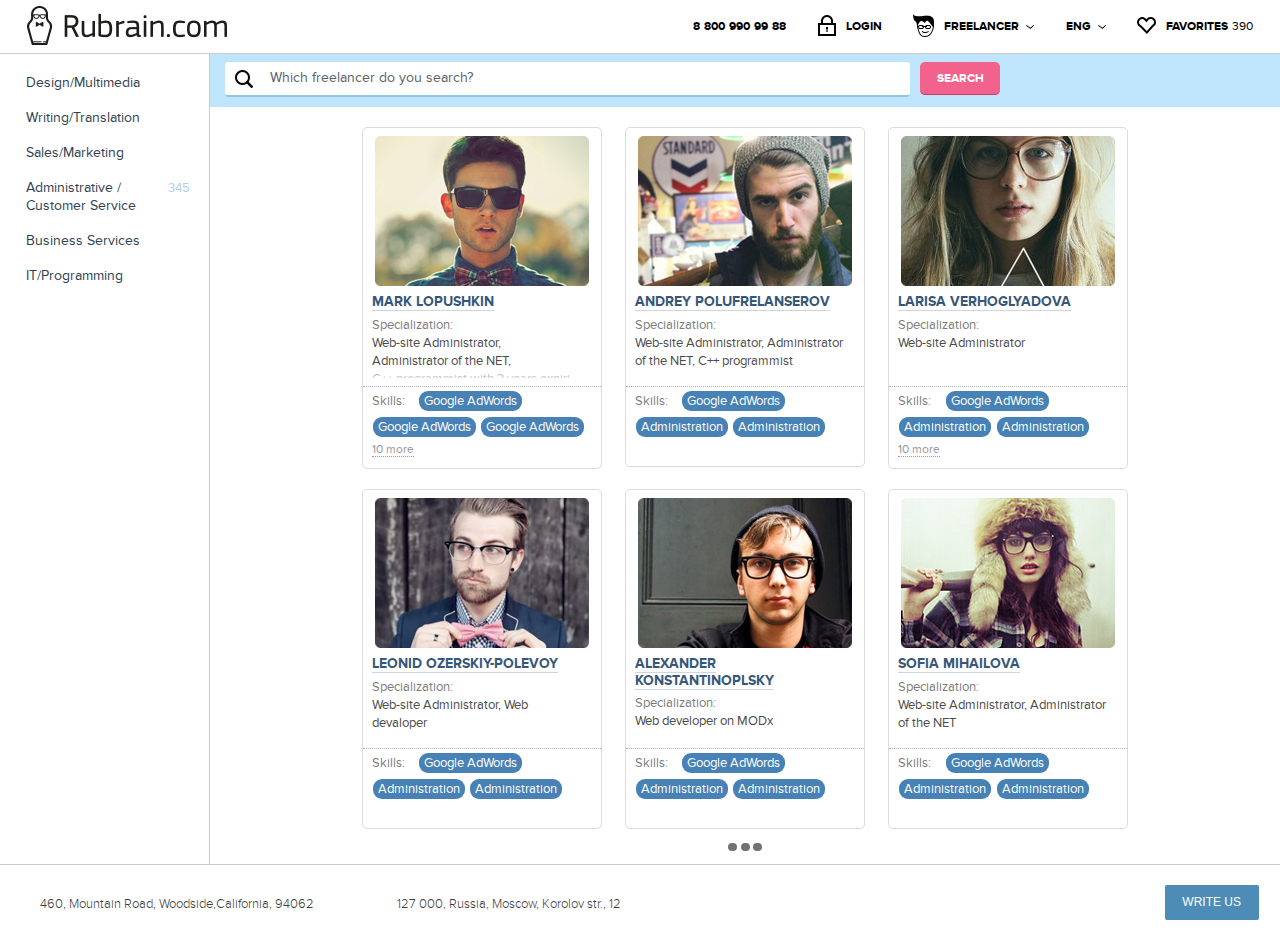
<file: rubrain-filter3-2.html>
<!doctype html>
<html>
<head>
	<meta charset="utf-8">
	<title>Template</title>
	<meta name="viewport" content="initial-scale=1"/>
	<!-- <meta name="viewport" content="width=1200"> -->
	<link rel="stylesheet" media="all" href="css/screen.css" >
	<!--[if IE]><script src="js/html5shiv.js"></script><![endif]-->
</head>
<body>

<!-- BEGIN header -->
<div class="header">
	<a href="#" class="logo">
		<img src="img/logo.png" alt="Rubrain.com">
	</a>
	<i class="header__btn"></i>
	<ul class="header__menu">
		<li><a href="#" class="header__item"><span>8 800 990 99 88</span></a></li>
		<li><a href="#" class="header__item header__login"><i></i><span>login</span></a></li>
		<li><a href="#" class="header__item header__freelance"><i></i><span>freelancer</span></a></li>
		<li><a href="#" class="header__item header__language"><span>eng</span></a></li>
		<li><a href="#" class="header__item header__favorite"><i></i><span>favorites</span> <span class="is-reg">390</span></a></li>
	</ul>
</div>
<!-- END header -->
<!-- BEGIN sidebar -->
<div class="sidebar">
	<div class="sidebar__inner">
		<ul class="sidebar__menu">
			<li><a href="#">Design/Multimedia</a></li>
			<li><a href="#">Writing/Translation</a></li>
			<li><a href="#">Sales/Marketing</a></li>
			<li><a href="#"><span>345</span>Administrative / Customer Service</a></li>
			<li><a href="#">Business Services</a></li>
			<li><a href="#">IT/Programming</a></li>
		</ul>
	</div>
</div>
<!-- END sidebar -->
<!-- BEGIN  out-->
<div class="out">
	<div class="out__inner">
		<div class="topper">
			<!-- SEARCH -->
			<form action="" class="search">
				<div class="search__wrap"><input type="search" placeholder="Which freelancer do you search?" class="search__keyword"></div>
				<input type="submit" value="search" class="search__submit">
			</form>
			<!-- //SEARCH -->
		</div>
		<div class="filter">
			<div class="filter__inner">
				<div class="hire">
					<a href="#" class="hire__link">
						<div class="hire__img">
							<img src="img/photo/MarkLopushkin.png" alt="">
							<div>
								<p><i></i><span>add to favorites</span></p>
								<p>or</p>
								<button class="btn-hire">hire me</button>
							</div>
						</div>
						<div class="hire__info">
							<h4>Mark Lopushkin</h4>
							<span>Specialization:</span>
							<p>Web-site Administrator, <br>Administrator of the NET, <br>C++  programmist with 3 years expiri...</p>
						</div>
					</a>
					<div class="hire__skills">
						<span>Skills:</span>
						<a href="#" class="btn-skills">Google AdWords</a>
						<a href="#" class="btn-skills">Google AdWords</a>
						<a href="#" class="btn-skills">Google AdWords</a>
						<a href="#" class="more">10 more</a>
					</div>
				</div>
				<div class="hire">
					<a href="#" class="hire__link">
						<div class="hire__img">
							<img src="img/photo/AndreyPolufrelanserov.png" alt="">
							<div>
								<p><i></i><span>add to favorites</span></p>
								<p>or</p>
								<button class="btn-hire">hire me</button>
							</div>
						</div>
						<div class="hire__info">
							<h4>Andrey Polufrelanserov</h4>
							<span>Specialization:</span>
							<p>Web-site Administrator, Administrator of the NET, C++  programmist</p>
						</div>
					</a>
					<div class="hire__skills">
						<span>Skills:</span>
						<a href="#" class="btn-skills">Google AdWords</a>
						<a href="#" class="btn-skills">Administration</a>
						<a href="#" class="btn-skills">Administration</a>
					</div>
				</div>
				<div class="hire">
					<a href="#" class="hire__link">
						<div class="hire__img">
							<img src="img/photo/LarisaVerhoglyadova.png" alt="">
							<div>
								<p><i></i><span>add to favorites</span></p>
								<p>or</p>
								<button class="btn-hire">hire me</button>
							</div>
						</div>
						<div class="hire__info">
							<h4>Larisa Verhoglyadova</h4>
							<span>Specialization:</span>
							<p>Web-site Administrator</p>
						</div>
					</a>
					<div class="hire__skills">
						<span>Skills:</span>
						<a href="#" class="btn-skills">Google AdWords</a>
						<a href="#" class="btn-skills">Administration</a>
						<a href="#" class="btn-skills">Administration</a>
						<a href="#" class="more">10 more</a>
					</div>
				</div>
				<div class="hire">
					<a href="#" class="hire__link">
						<div class="hire__img">
							<img src="img/photo/LeonidOzerskiy-Polevoy.png" alt="">
							<div>
								<p><i></i><span>add to favorites</span></p>
								<p>or</p>
								<button class="btn-hire">hire me</button>
							</div>
						</div>
						<div class="hire__info">
							<h4>Leonid Ozerskiy-Polevoy</h4>
							<span>Specialization:</span>
							<p>Web-site Administrator, Web devaloper</p>
						</div>
					</a>
					<div class="hire__skills">
						<span>Skills:</span>
						<a href="#" class="btn-skills">Google AdWords</a>
						<a href="#" class="btn-skills">Administration</a>
						<a href="#" class="btn-skills">Administration</a>
					</div>
				</div>
				<div class="hire">
					<a href="#" class="hire__link">
						<div class="hire__img">
							<img src="img/photo/ALEXANDERKonstantinoplsky.png" alt="">
							<div>
								<p><i></i><span>add to favorites</span></p>
								<p>or</p>
								<button class="btn-hire">hire me</button>
							</div>
						</div>
						<div class="hire__info">
							<h4>ALEXANDER Konstantinoplsky</h4>
							<span>Specialization:</span>
							<p>Web developer on MODx</p>
						</div>
					</a>
					<div class="hire__skills">
						<span>Skills:</span>
						<a href="#" class="btn-skills">Google AdWords</a>
						<a href="#" class="btn-skills">Administration</a>
						<a href="#" class="btn-skills">Administration</a>
					</div>
				</div>
				<div class="hire">
					<a href="#" class="hire__link">
						<div class="hire__img">
							<img src="img/photo/SofiaMihailova.png" alt="">
							<div>
								<p><i></i><span>add to favorites</span></p>
								<p>or</p>
								<button class="btn-hire">hire me</button>
							</div>
						</div>
						<div class="hire__info">
							<h4>Sofia Mihailova</h4>
							<span>Specialization:</span>
							<p>Web-site Administrator, Administrator of the NET</p>
						</div>
					</a>
					<div class="hire__skills">
						<span>Skills:</span>
						<a href="#" class="btn-skills">Google AdWords</a>
						<a href="#" class="btn-skills">Administration</a>
						<a href="#" class="btn-skills">Administration</a>
					</div>
				</div>
			</div>
			<div class="filter__pagers">
				<a href="#" class="pager"></a>
				<a href="#" class="pager"></a>
				<a href="#" class="pager"></a>
			</div>
		</div>
	</div>
</div>	
<!-- END out-->
<!-- BEGIN footer-->
<div class="footer">
	<div class="footer__inner">
		<a href="#" class="write-us">write us</a>
		<p>460, Mountain Road, Woodside,California, 94062</p>
		<p>127 000, Russia, Moscow, Korolov str., 12</p>
	</div>
</div>
<!-- END footer-->
<!-- load scripts -->
<script src="js/lib/head.js" data-headjs-load="js/init.js"></script>
</body>
</html>
</file>
<file: css/screen.css>
html, body, div, span, applet, object, iframe, h1, h2, h3, h4, h5, h6, p, blockquote, pre, a, abbr, acronym, address, big, cite, code, del, dfn, em, img, ins, kbd, q, s, samp, small, strike, strong, sub, sup, tt, var, b, u, i, center, dl, dt, dd, ol, ul, li, fieldset, form, label, legend, table, caption, tbody, tfoot, thead, tr, th, td, article, aside, canvas, details, embed, figure, figcaption, footer, header, hgroup, menu, nav, output, ruby, section, summary, time, mark, audio, video { margin: 0; padding: 0; border: 0; vertical-align: baseline; }

body, html { height: 100%; }

img, fieldset, a img { border: none; }

input[type="submit"], button { cursor: pointer; }
input[type="submit"]::-moz-focus-inner, button::-moz-focus-inner { padding: 0; border: 0; }

textarea { overflow: auto; }

input, button { margin: 0; padding: 0; border: 0; }

div, input, textarea, select, button, h1, h2, h3, h4, h5, h6, a, span, a:focus { outline: none; }

ul, ol { list-style-type: none; }

@media only screen and (min-device-width: 320px) and (max-device-width: 480px) { * { -webkit-text-size-adjust: none; } }
table { border-spacing: 0; border-collapse: collapse; width: 100%; }

body { font-family: Arial, sans-serif; font-size: 12px; line-height: 1.4; }

h1, h2, h3, h4, h5, h6 { font-weight: normal; }

a { text-decoration: none; }

@font-face { font-family: "ProximaNova Regular"; src: url("fonts/proximanova-reg-webfont.eot"); src: url("fonts/proximanova-reg-webfont.eot?#iefix") format("embedded-opentype"), url("fonts/proximanova-reg-webfont.woff") format("woff"), url("fonts/proximanova-reg-webfont.ttf") format("truetype"); font-weight: normal; font-style: normal; }
@font-face { font-family: "ProximaNova Bold"; src: url("fonts/proximanova-bold-webfont.eot"); src: url("fonts/proximanova-bold-webfont.eot?#iefix") format("embedded-opentype"), url("fonts/proximanova-bold-webfont.woff") format("woff"), url("fonts/proximanova-bold-webfont.ttf") format("truetype"); font-weight: normal; font-style: normal; }
@font-face { font-family: "ProximaNova Light"; src: url("fonts/proximanova-light-webfont.eot"); src: url("fonts/proximanova-light-webfont.eot?#iefix") format("embedded-opentype"), url("fonts/proximanova-light-webfont.woff") format("woff"), url("fonts/proximanova-light-webfont.ttf") format("truetype"); font-weight: normal; font-style: normal; }
.btn-skills { padding: 4px 5px 3px 5px; font-size: 13px; font-size: 1.3rem; color: white; line-height: 13px; font-family: "ProximaNova Regular", Arial, sans-serif; background: #4781b6; display: inline-block; text-decoration: none; border-radius: 9px; margin: 3px 1px; -moz-transition: background 0.4s; -o-transition: background 0.4s; -webkit-transition: background 0.4s; transition: background 0.4s; }
.btn-skills:hover { background: #f3618e; }

.btn-hire { color: white; font-size: 18px; font-size: 1.8rem; background: #f3618e; height: 42px; width: 127px; -moz-transition: background 0.4s; -o-transition: background 0.4s; -webkit-transition: background 0.4s; transition: background 0.4s; font-family: "ProximaNova Bold", Arial, sans-serif; border-radius: 5px; }
.btn-hire:hover { background: #fc89ac; }

.l { *zoom: 1; }
.l:after { content: " "; display: table; clear: both; }
.l .l-col1 { float: left; width: 20%; }
.l .l-col2 { float: right; width: 70%; }

body, html { height: 100%; background: white; }

html { font-size: 62.5%; }

.out, .sidebar { min-height: 100%; margin: 0 0 -78px 0; background: white; }
@media only screen and (max-width: 800px) { .out, .sidebar { min-height: 0px; margin: 0px; } }
.out:after, .sidebar:after { display: block; content: ""; height: 78px; }
@media only screen and (max-width: 800px) { .out:after, .sidebar:after { height: 0px; } }

.sidebar { float: left; position: relative; z-index: 3; width: 209px; height: 100%; border-right: 1px solid #cccccc; }
@media only screen and (max-width: 800px) { .sidebar { width: 100%; height: auto; border: none; *zoom: 1; border-bottom: 1px solid #cccccc; }
  .sidebar:after { content: " "; display: table; clear: both; } }
.sidebar__inner { padding: 54px 0 0 0px; float: left; position: relative; }
@media only screen and (max-width: 1010px) { .sidebar__inner { padding: 0; } }
@media only screen and (max-width: 800px) { .sidebar__inner:after { height: 100%; width: 1px; background: #ccc; position: absolute; top: 0; left: 50%; content: ""; z-index: 10; } }
@media only screen and (max-width: 600px) { .sidebar__inner:after { display: none; } }
.sidebar__menu { padding-top: 13px; }
@media only screen and (max-width: 800px) { .sidebar__menu { padding: 10px 0; *zoom: 1; }
  .sidebar__menu:after { content: " "; display: table; clear: both; } }
.sidebar__menu li { width: 100%; }
@media only screen and (max-width: 800px) { .sidebar__menu li { display: block; width: 50%; float: left; text-align: center; } }
@media only screen and (max-width: 600px) { .sidebar__menu li { width: 100%; text-align: left; } }
.sidebar__menu li a { display: block; padding: 7px 50px 10px 26px; font-family: "ProximaNova Regular", Arial, sans-serif; color: #2c3e50; line-height: 18px; text-decoration: none; font-size: 14px; font-size: 1.4rem; position: relative; }
.sidebar__menu li a:hover { background: #58a4ea; font-family: "ProximaNova Bold", Arial, sans-serif; color: white; }
.sidebar__menu li a span { position: absolute; top: 7px; right: 19px; font-size: 13px; font-size: 1.3rem; font-family: "ProximaNova Regular", Arial, sans-serif; color: #b3cfea; }

.out { position: relative; z-index: 2; margin: 0 0 -78px -210px; float: left; width: 100%; }
@media only screen and (max-width: 800px) { .out { float: none; margin: 0; clear: both; } }
.out__inner { padding: 54px 0 0 209px; }
@media only screen and (max-width: 1010px) { .out__inner { padding: 0 0 0 209px; } }
@media only screen and (max-width: 800px) { .out__inner { padding: 0; } }

.filter { padding: 10px 12px 8px 12px; border-left: 1px solid #cccccc; text-align: center; }
@media only screen and (max-width: 1010px) { .filter { padding: 10px 20px; } }
@media only screen and (max-width: 800px) { .filter { border: none; } }
.filter__inner { width: 100%; }
.filter__pagers { display: block; width: 100%; text-align: center; max-width: 810px; margin: 0 auto; }
.filter__pagers .pager { width: 9px; height: 8px; border-radius: 4px; background: #727272; display: inline-block; }
.filter__pagers .pager:hover { background: #595959; }

.hire { width: 240px; display: inline-block; vertical-align: top; -moz-box-sizing: border-box; -webkit-box-sizing: border-box; box-sizing: border-box; border: 1px solid #dbdbdb; border-radius: 5px; margin: 10px; min-height: 340px; -moz-transition: box-shadow 0.2s; -o-transition: box-shadow 0.2s; -webkit-transition: box-shadow 0.2s; transition: box-shadow 0.2s; text-align: left; }
@media only screen and (max-width: 1010px) { .hire { margin: 15px; } }
.hire__link { padding: 0 0 8px 0; display: block; width: 100%; -moz-box-sizing: border-box; -webkit-box-sizing: border-box; box-sizing: border-box; text-decoration: none; height: 250px; overflow: hidden; position: relative; }
.hire__link:after { position: absolute; bottom: -10px; left: 0; content: ""; width: 100%; height: 10px; box-shadow: 0px -5px 10px 0px white; }
.hire__link:hover .hire__img div { opacity: 1; -ms-transform: scale(1); -webkit-transform: scale(1); transform: scale(1); }
.hire:hover { background-color: whitesmoke; box-shadow: 0 1px 5px rgba(0, 0, 0, 0.29); }
.hire:hover .hire__link:after { box-shadow: 0px -5px 10px 0px whitesmoke; }
.hire__img { padding: 8px 12px 2px 12px; *zoom: 1; position: relative; }
.hire__img:after { content: " "; display: table; clear: both; }
.hire__img img { width: 100%; float: left; }
.hire__img div { position: absolute; top: 0; left: 0; width: 100%; text-align: center; padding-top: 30px; height: 131px; background: rgba(0, 0, 0, 0.7); opacity: 0; border-top-left-radius: 5px; border-top-right-radius: 5px; -ms-transform: scale(0.7); -webkit-transform: scale(0.7); transform: scale(0.7); -moz-transition: all 0.4s; -o-transition: all 0.4s; -webkit-transition: all 0.4s; transition: all 0.4s; }
.hire__img div p { text-align: center; font-size: 0; font-family: "ProximaNova Regular", Arial, sans-serif; text-transform: uppercase; line-height: 24px; display: inline-block; vertical-align: top; font-size: 12px; font-size: 1.2rem; width: 100%; color: #999999; }
.hire__img div p:before { content: ""; display: inline-block; vertical-align: middle; width: 0; height: 100%; }
.hire__img div p i { background: url('../img/icons-s1e5a4db609.png') 0 -221px no-repeat; width: 19px; height: 17px; display: inline-block; vertical-align: middle; }
@media (-webkit-min-device-pixel-ratio: 2), (min-resolution: 192dpi) { .hire__img div p i { background: url('../img/icons-s1e5a4db609.png') 0 -177px no-repeat; background-position: 0 -89px; width: 19px; height: 17px; -moz-background-size: 25px 234px; -webkit-background-size: 25px 234px; background-size: 25px 234px; } }
.hire__img div p span { display: inline-block; vertical-align: -2px; color: white; }
.hire__img div button { margin-top: 10px; }
.hire__info { padding: 6px 9px 0 9px; }
.hire h4 { font-size: 14px; font-size: 1.4rem; line-height: 14px; color: #365779; font-family: "ProximaNova Bold", Arial, sans-serif; text-transform: uppercase; border-bottom: 1px solid #cdd5dd; display: inline; }
.hire h4:after { content: ""; width: 100%; height: 5px; display: block; }
.hire span, .hire p { font-family: "ProximaNova Regular", Arial, sans-serif; font-size: 13px; font-size: 1.3rem; color: #7c7c7c; line-height: 18px; }
.hire p { color: #4a4a4a; width: 95%; }
.hire__skills { padding: 1px 4px 10px 9px; border-top: dotted 1px #b0b0b0; margin-top: 8px; }
.hire__skills span { margin-right: 10px; }

.more { font-size: 12px; font-size: 1.2rem; border-bottom: 1px dotted #999999; font-family: "ProximaNova Regular", Arial, sans-serif; line-height: 12px; color: #999999; }
.more:hover { border: none; }
.more:before { content: ""; width: 100%; height: 1px; display: block; }

.header { width: 100%; position: absolute; height: 54px; top: 0; left: 0; z-index: 99; *zoom: 1; padding: 0 27px; -moz-box-sizing: border-box; -webkit-box-sizing: border-box; box-sizing: border-box; text-align: center; font-size: 0; text-align: right; border-bottom: 1px solid #cccccc; background: white; }
.header:after { content: " "; display: table; clear: both; }
.header:before { content: ""; display: inline-block; vertical-align: middle; width: 0; height: 100%; }
@media only screen and (max-width: 1010px) { .header { position: static; top: auto; left: auto; height: auto; padding: 0 27px 8px 27px; } }
.header .logo { float: left; margin: 6px 0 0 0; }
.header__btn { background: url('../img/icons-s1e5a4db609.png') 0 -358px no-repeat; width: 39px; height: 33px; float: right; display: none; margin-top: 10px; cursor: pointer; -ms-transform: scale(0.6); -webkit-transform: scale(0.6); transform: scale(0.6); -moz-transition: -moz-transform 0.2s; -o-transition: -o-transform 0.2s; -webkit-transition: -webkit-transform 0.2s; transition: transform 0.2s; will-change: transform; }
.header__btn:hover { -ms-transform: scale(0.7); -webkit-transform: scale(0.7); transform: scale(0.7); }
@media only screen and (max-width: 800px) { .header__btn { display: block; } }
.header .is-open { -ms-transform: scale(0.7); -webkit-transform: scale(0.7); transform: scale(0.7); }
.header__menu { text-align: right; display: inline-block; vertical-align: middle; max-width: 560px; word-spacing: 1px; width: 100%; text-align: justify; font-size: 0.1px; }
@media only screen and (max-width: 1010px) { .header__menu { padding-top: 14px; } }
@media only screen and (max-width: 850px) { .header__menu { max-width: 520px; } }
@media only screen and (max-width: 800px) { .header__menu { display: none; float: right; clear: both; } }
.header__menu:after { content: ""; width: 100%; display: inline-block; }
.header__menu li { text-align: right; display: inline-block; min-height: 21px; position: relative; }
@media only screen and (max-width: 800px) { .header__menu li { display: block; padding: 5px; } }
.header__menu li a { text-align: center; font-size: 0; text-align: right; font-size: 12px; font-size: 1.2rem; line-height: 26px; font-family: "ProximaNova Bold", Arial, sans-serif; text-transform: uppercase; text-decoration: none; color: black; position: relative; }
.header__menu li a:before { content: ""; display: inline-block; vertical-align: middle; width: 0; height: 100%; }
@media only screen and (max-width: 800px) { .header__menu li a { font-size: 14px; font-size: 1.4rem; } }
.header__menu li a span { display: inline-block; vertical-align: -2px; }
.header__menu li a .is-reg { font-family: "ProximaNova Regular", Arial, sans-serif; }
.header__menu li .header__freelance, .header__menu li .header__language { padding-right: 15px; }
.header__menu li .header__freelance:after, .header__menu li .header__language:after { background: url('../img/icons-s1e5a4db609.png') 0 0 no-repeat; width: 8px; height: 4px; position: absolute; top: 8px; right: 0; content: ""; }
.header__item i { margin-right: 10px; vertical-align: middle; display: inline-block; }
.header__login i { background: url('../img/icons-s1e5a4db609.png') 0 -327px no-repeat; width: 18px; height: 21px; }
@media (-webkit-min-device-pixel-ratio: 2), (min-resolution: 192dpi) { .header__login i { background: url('../img/icons-s1e5a4db609.png') 0 -275px no-repeat; background-position: 0 -138px; width: 18px; height: 21px; -moz-background-size: 25px 234px; -webkit-background-size: 25px 234px; background-size: 25px 234px; } }
.header__freelance i { background: url('../img/icons-s1e5a4db609.png') 0 -100px no-repeat; width: 21px; height: 23px; }
@media (-webkit-min-device-pixel-ratio: 2), (min-resolution: 192dpi) { .header__freelance i { background: url('../img/icons-s1e5a4db609.png') 0 -44px no-repeat; background-position: 0 -22px; width: 21px; height: 23px; -moz-background-size: 25px 234px; -webkit-background-size: 25px 234px; background-size: 25px 234px; } }
.header__favorite i { background: url('../img/icons-s1e5a4db609.png') 0 -248px no-repeat; width: 19px; height: 17px; }
@media (-webkit-min-device-pixel-ratio: 2), (min-resolution: 192dpi) { .header__favorite i { background: url('../img/icons-s1e5a4db609.png') 0 -133px no-repeat; background-position: 0 -67px; width: 19px; height: 17px; -moz-background-size: 25px 234px; -webkit-background-size: 25px 234px; background-size: 25px 234px; } }

.topper { width: 100%; }

.search { width: 100%; padding: 8px 0px 10px 16px; -moz-box-sizing: border-box; -webkit-box-sizing: border-box; box-sizing: border-box; background: #bfe5fd; *zoom: 1; position: relative; }
.search:after { content: " "; display: table; clear: both; }
@media only screen and (max-width: 1010px) { .search { padding: 8px 10px 10px 16px; } }
@media only screen and (max-width: 500px) { .search { text-align: center; } }
.search__wrap { width: 100%; max-width: 685px; float: left; }
@media only screen and (max-width: 1020px) { .search__wrap { padding-right: 100px; max-width: 765px; -moz-box-sizing: border-box; -webkit-box-sizing: border-box; box-sizing: border-box; } }
@media only screen and (max-width: 500px) { .search__wrap { max-width: 500px; padding: 0px; margin: 5px auto 5px; } }
.search__keyword { border-bottom: 2px solid #8fc6e9; border-radius: 4px/3px; background: white; width: 100%; max-width: 685px; -moz-box-sizing: border-box; -webkit-box-sizing: border-box; box-sizing: border-box; font-size: 14px; font-size: 1.4rem; font-family: "ProximaNova Regular", Arial, sans-serif; padding: 7px 20px 9px 45px; position: relative; background: url(../img/icons/search.png) no-repeat 1.5% 50% white; text-align: left; }
.search__keyword:-moz-placeholder, .search__keyword::-moz-placeholder { color: #586167; opacity: 1; }
.search__keyword::-webkit-input-placeholder { color: #586167; }
@media (-webkit-min-device-pixel-ratio: 2), (min-resolution: 192dpi) { .search__keyword { background: url(../img/icons/search-2x.png) no-repeat 1.5% 50% white; } }
.search__submit { font-size: 12px; font-size: 1.2rem; font-family: "ProximaNova Bold", Arial, sans-serif; color: white; background: #f3618d; border-bottom: 1px solid #c13d65; border-radius: 5px; width: 80px; text-transform: uppercase; height: 33px; margin-left: 10px; -moz-transition: background 0.4s; -o-transition: background 0.4s; -webkit-transition: background 0.4s; transition: background 0.4s; float: left; }
@media only screen and (max-width: 1020px) { .search__submit { position: absolute; top: 8px; right: 20px; } }
@media only screen and (max-width: 500px) { .search__submit { position: static; top: auto; right: auto; margin: 5px auto 0; width: 100px; float: none; } }
.search__submit:hover { background: #fc89ac; }

.footer { position: relative; border-top: 1px solid #cccccc; height: 57px; padding: 20px 0 0 0; width: 100%; z-index: 4; background: white; clear: both; *zoom: 1; }
.footer:after { content: " "; display: table; clear: both; }
@media only screen and (max-width: 800px) { .footer { height: auto; padding: 20px 0; } }
@media only screen and (max-width: 500px) { .footer { text-align: center; } }
.footer p { display: inline-block; font-size: 13px; font-size: 1.3rem; line-height: 18px; color: #3d3d3d; font-family: "ProximaNova Light", Arial, sans-serif; margin: 10px 40px 0 40px; }
@media only screen and (max-width: 800px) { .footer p { display: block; } }
@media only screen and (max-width: 500px) { .footer p { clear: both; margin: 0; } }

.write-us { display: inline-block; background: #4e8cb8; color: white; border-radius: 2px; font-size: 12px; font-size: 1.2rem; text-transform: uppercase; padding: 9px 18px 10px 17px; margin: 0 21px 0 0; float: right; -moz-transition: background 0.4s; -o-transition: background 0.4s; -webkit-transition: background 0.4s; transition: background 0.4s; }
@media only screen and (max-width: 800px) { .write-us { margin: 0 21px 0 15px; } }
@media only screen and (max-width: 500px) { .write-us { margin: 0 auto 10px; float: none; } }
.write-us:hover { background: #8fc6e9; }
</file>
